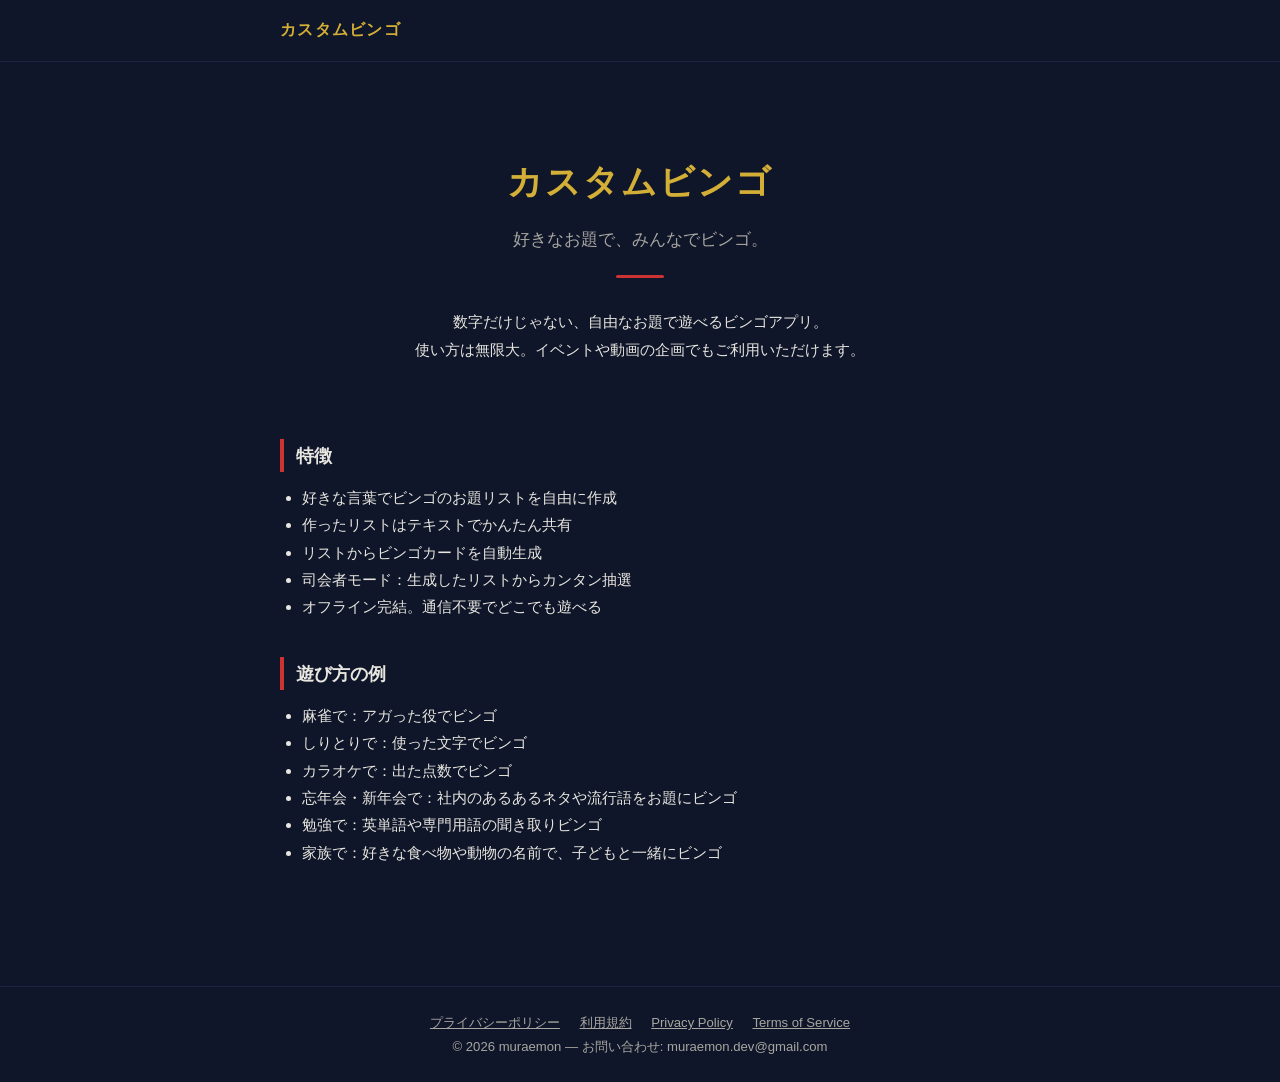
<file: docs/index.html>
<!DOCTYPE html>
<html lang="ja">
<head>
<meta charset="UTF-8">
<meta name="viewport" content="width=device-width, initial-scale=1.0">
<title>カスタムビンゴ - Custom Bingo</title>
<meta name="description" content="好きなお題でビンゴ大会ができるオフライン完結のビンゴアプリ。リスト作成・カード生成・抽選演出をこれひとつで。">
<link rel="stylesheet" href="style.css">
</head>
<body>
<header class="site-header">
  <div class="container">
    <a class="brand" href="./">カスタムビンゴ</a>
  </div>
</header>

<div class="container">
  <div class="hero">
    <h1>カスタムビンゴ</h1>
    <p class="tagline">好きなお題で、みんなでビンゴ。</p>
    <span class="accent"></span>
    <p>数字だけじゃない、自由なお題で遊べるビンゴアプリ。<br>
    使い方は無限大。イベントや動画の企画でもご利用いただけます。</p>
  </div>

  <h2>特徴</h2>
  <ul>
    <li>好きな言葉でビンゴのお題リストを自由に作成</li>
    <li>作ったリストはテキストでかんたん共有</li>
    <li>リストからビンゴカードを自動生成</li>
    <li>司会者モード：生成したリストからカンタン抽選</li>
    <li>オフライン完結。通信不要でどこでも遊べる</li>
  </ul>

  <h2>遊び方の例</h2>
  <ul>
    <li>麻雀で：アガった役でビンゴ</li>
    <li>しりとりで：使った文字でビンゴ</li>
    <li>カラオケで：出た点数でビンゴ</li>
    <li>忘年会・新年会で：社内のあるあるネタや流行語をお題にビンゴ</li>
    <li>勉強で：英単語や専門用語の聞き取りビンゴ</li>
    <li>家族で：好きな食べ物や動物の名前で、子どもと一緒にビンゴ</li>
  </ul>
</div>

<footer class="site-footer">
  <div>
    <a href="privacy.html">プライバシーポリシー</a>
    <a href="terms.html">利用規約</a>
    <a href="en/privacy.html">Privacy Policy</a>
    <a href="en/terms.html">Terms of Service</a>
  </div>
  <div>&copy; 2026 muraemon — お問い合わせ: muraemon.dev@gmail.com</div>
</footer>
</body>
</html>
</file>
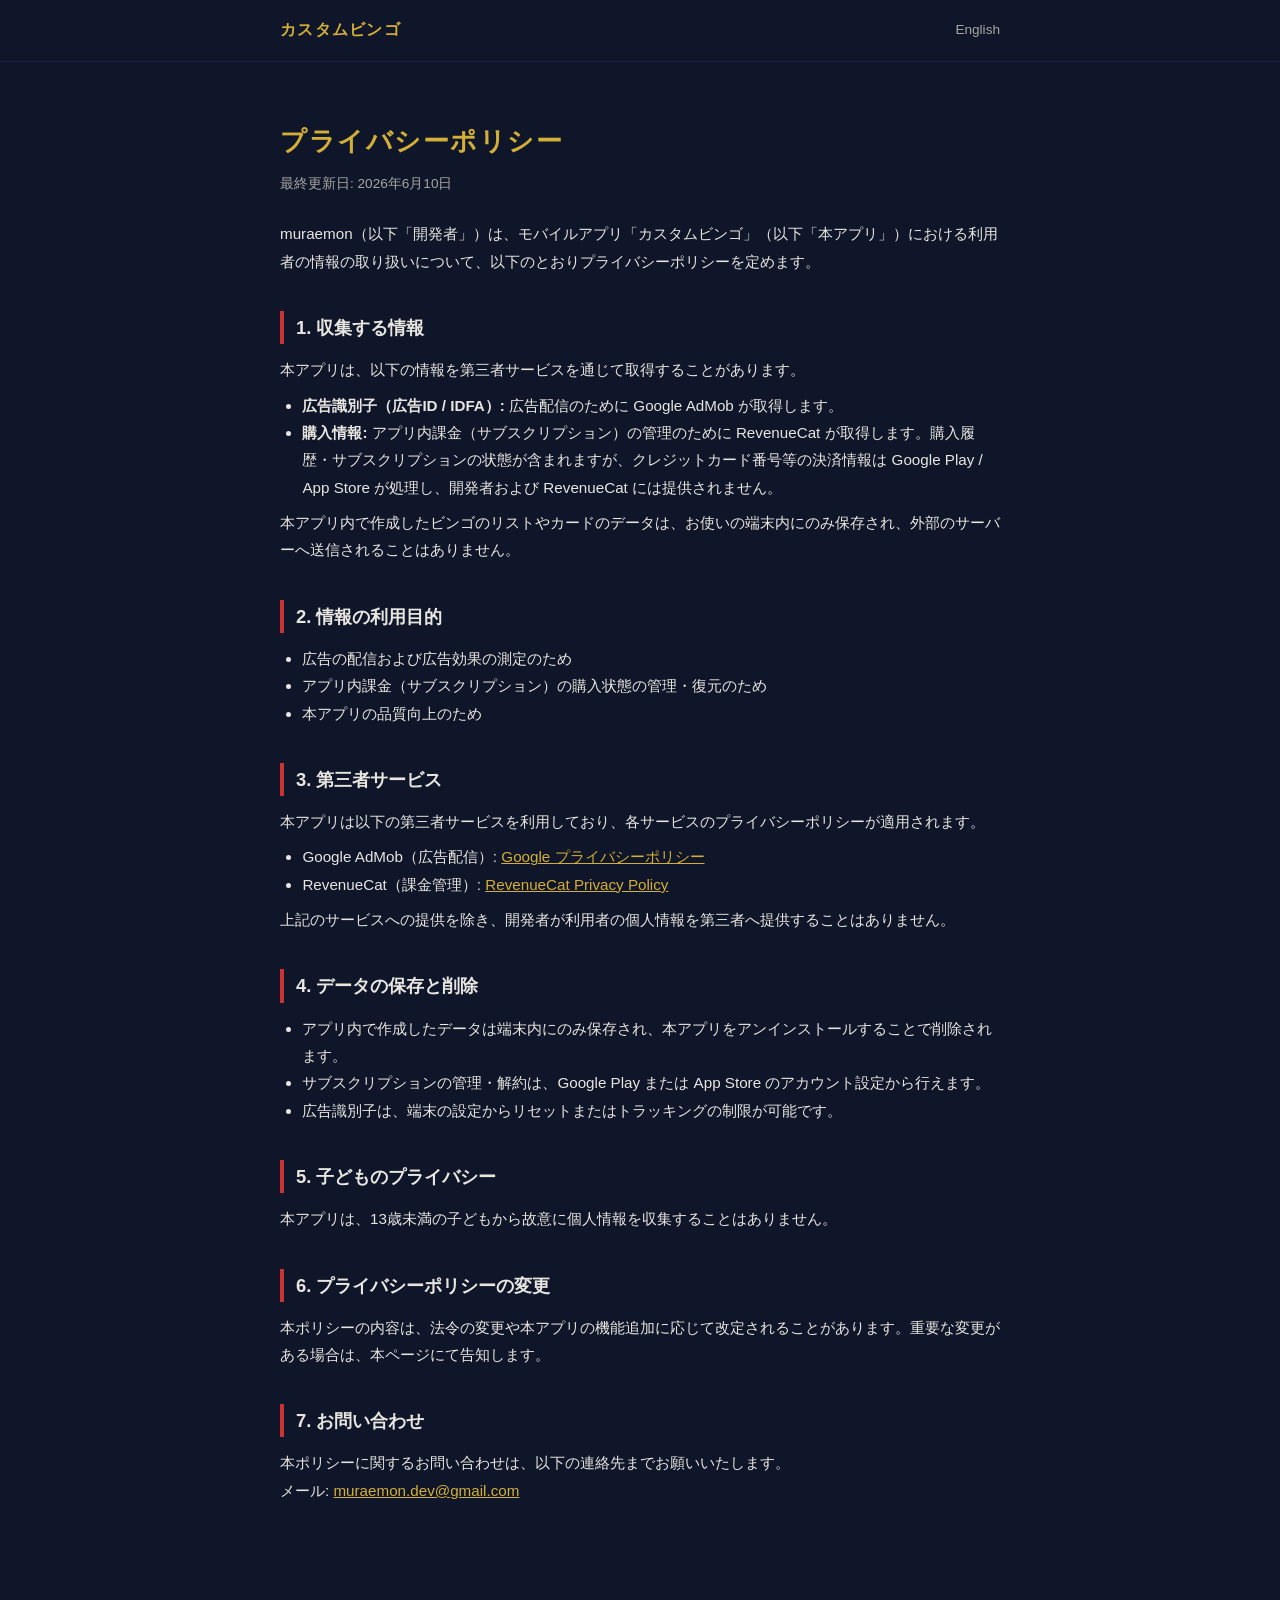
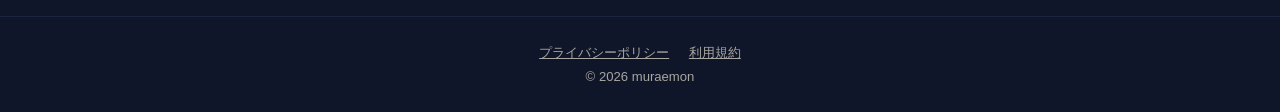
<file: docs/privacy.html>
<!DOCTYPE html>
<html lang="ja">
<head>
<meta charset="UTF-8">
<meta name="viewport" content="width=device-width, initial-scale=1.0">
<title>プライバシーポリシー - カスタムビンゴ</title>
<link rel="stylesheet" href="style.css">
</head>
<body>
<header class="site-header">
  <div class="container">
    <a class="brand" href="./">カスタムビンゴ</a>
    <a class="lang-switch" href="en/privacy.html">English</a>
  </div>
</header>

<div class="container">
  <h1>プライバシーポリシー</h1>
  <p class="updated">最終更新日: 2026年6月10日</p>

  <p>muraemon（以下「開発者」）は、モバイルアプリ「カスタムビンゴ」（以下「本アプリ」）における利用者の情報の取り扱いについて、以下のとおりプライバシーポリシーを定めます。</p>

  <h2>1. 収集する情報</h2>
  <p>本アプリは、以下の情報を第三者サービスを通じて取得することがあります。</p>
  <ul>
    <li><strong>広告識別子（広告ID / IDFA）:</strong> 広告配信のために Google AdMob が取得します。</li>
    <li><strong>購入情報:</strong> アプリ内課金（サブスクリプション）の管理のために RevenueCat が取得します。購入履歴・サブスクリプションの状態が含まれますが、クレジットカード番号等の決済情報は Google Play / App Store が処理し、開発者および RevenueCat には提供されません。</li>
  </ul>
  <p>本アプリ内で作成したビンゴのリストやカードのデータは、お使いの端末内にのみ保存され、外部のサーバーへ送信されることはありません。</p>

  <h2>2. 情報の利用目的</h2>
  <ul>
    <li>広告の配信および広告効果の測定のため</li>
    <li>アプリ内課金（サブスクリプション）の購入状態の管理・復元のため</li>
    <li>本アプリの品質向上のため</li>
  </ul>

  <h2>3. 第三者サービス</h2>
  <p>本アプリは以下の第三者サービスを利用しており、各サービスのプライバシーポリシーが適用されます。</p>
  <ul>
    <li>Google AdMob（広告配信）: <a href="https://policies.google.com/privacy" target="_blank" rel="noopener">Google プライバシーポリシー</a></li>
    <li>RevenueCat（課金管理）: <a href="https://www.revenuecat.com/privacy" target="_blank" rel="noopener">RevenueCat Privacy Policy</a></li>
  </ul>
  <p>上記のサービスへの提供を除き、開発者が利用者の個人情報を第三者へ提供することはありません。</p>

  <h2>4. データの保存と削除</h2>
  <ul>
    <li>アプリ内で作成したデータは端末内にのみ保存され、本アプリをアンインストールすることで削除されます。</li>
    <li>サブスクリプションの管理・解約は、Google Play または App Store のアカウント設定から行えます。</li>
    <li>広告識別子は、端末の設定からリセットまたはトラッキングの制限が可能です。</li>
  </ul>

  <h2>5. 子どものプライバシー</h2>
  <p>本アプリは、13歳未満の子どもから故意に個人情報を収集することはありません。</p>

  <h2>6. プライバシーポリシーの変更</h2>
  <p>本ポリシーの内容は、法令の変更や本アプリの機能追加に応じて改定されることがあります。重要な変更がある場合は、本ページにて告知します。</p>

  <h2>7. お問い合わせ</h2>
  <p>本ポリシーに関するお問い合わせは、以下の連絡先までお願いいたします。</p>
  <p>メール: <a href="mailto:muraemon.dev@gmail.com">muraemon.dev@gmail.com</a></p>
</div>

<footer class="site-footer">
  <div>
    <a href="privacy.html">プライバシーポリシー</a>
    <a href="terms.html">利用規約</a>
  </div>
  <div>&copy; 2026 muraemon</div>
</footer>
</body>
</html>
</file>
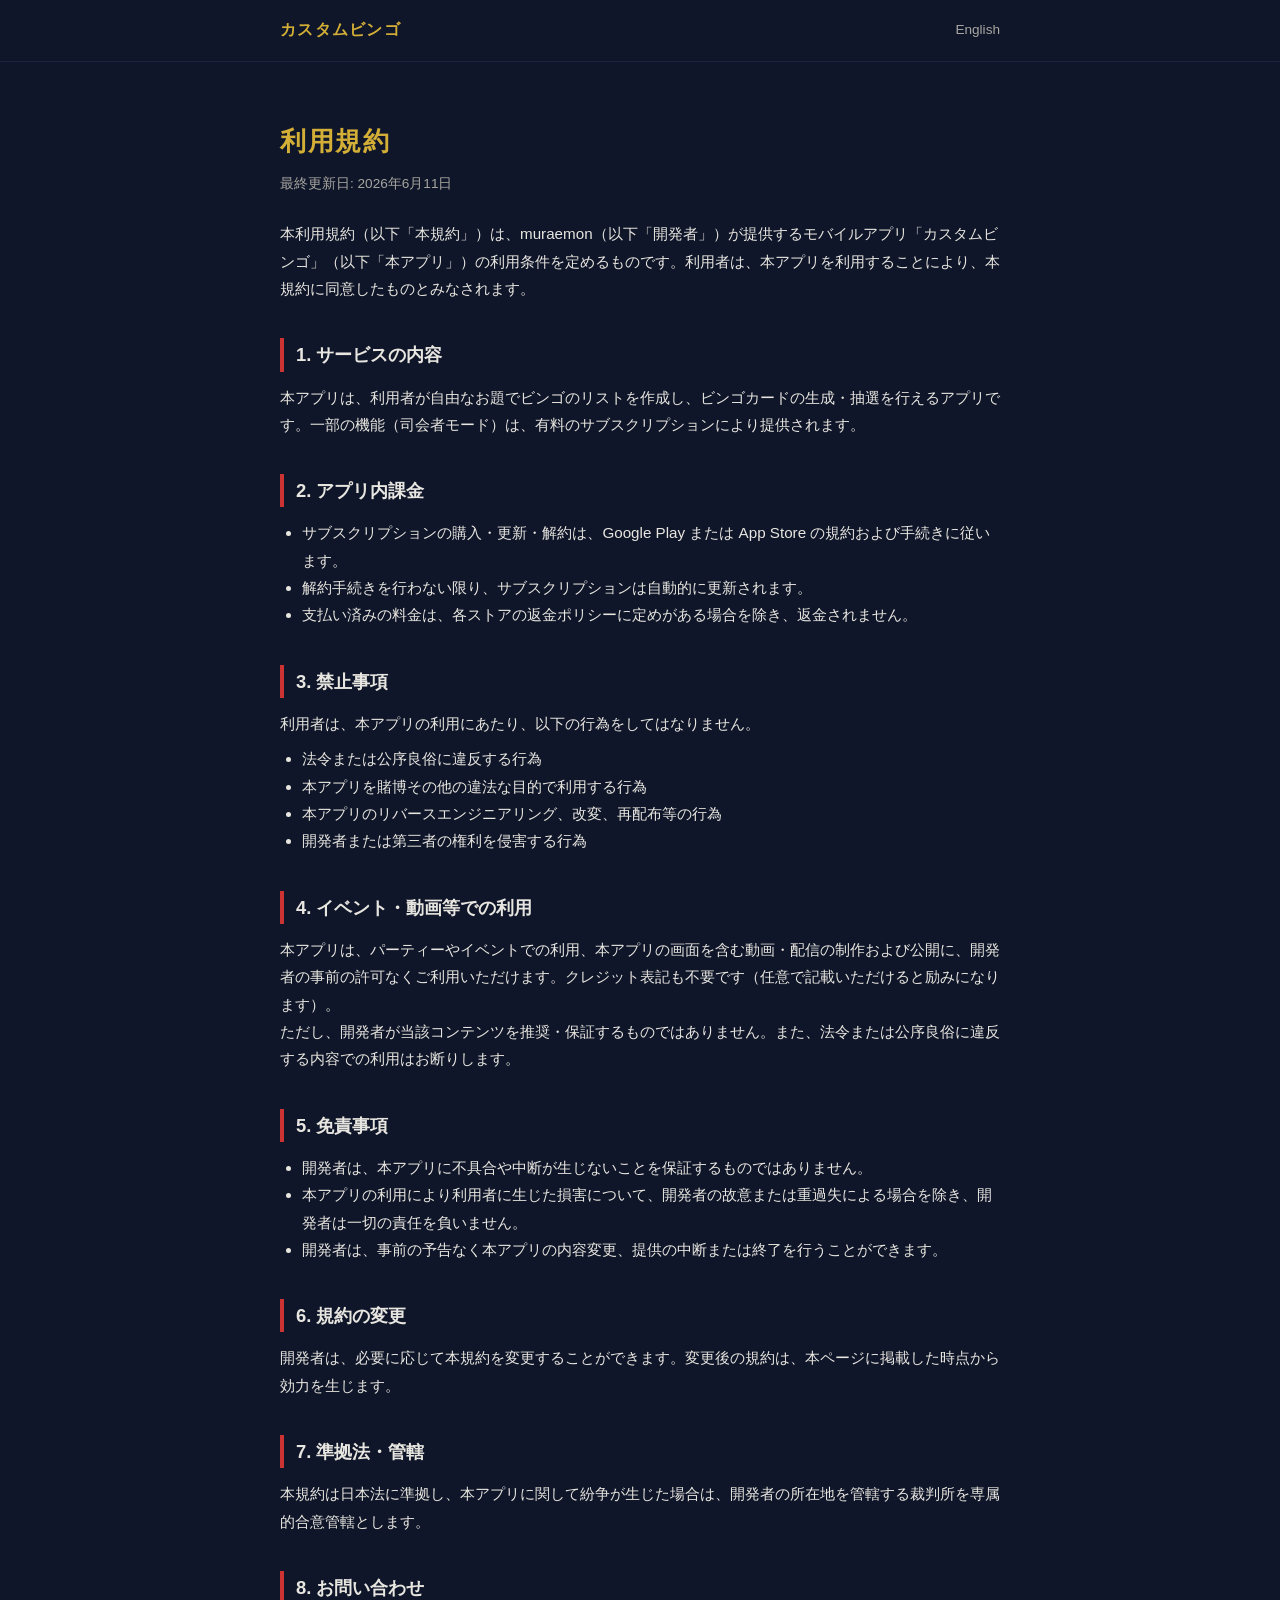
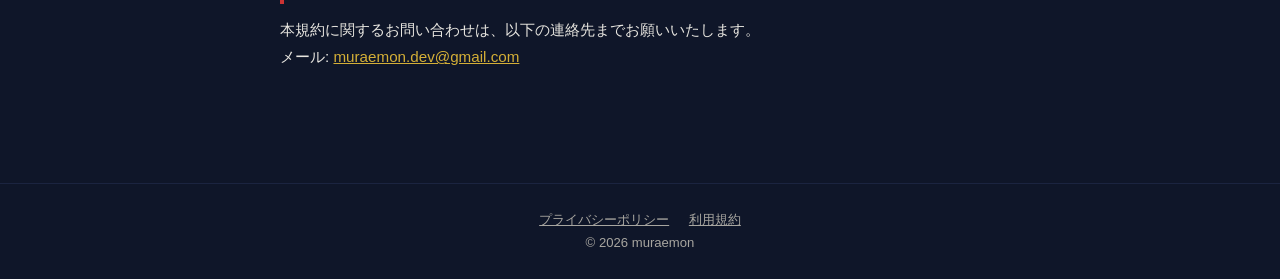
<file: docs/terms.html>
<!DOCTYPE html>
<html lang="ja">
<head>
<meta charset="UTF-8">
<meta name="viewport" content="width=device-width, initial-scale=1.0">
<title>利用規約 - カスタムビンゴ</title>
<link rel="stylesheet" href="style.css">
</head>
<body>
<header class="site-header">
  <div class="container">
    <a class="brand" href="./">カスタムビンゴ</a>
    <a class="lang-switch" href="en/terms.html">English</a>
  </div>
</header>

<div class="container">
  <h1>利用規約</h1>
  <p class="updated">最終更新日: 2026年6月11日</p>

  <p>本利用規約（以下「本規約」）は、muraemon（以下「開発者」）が提供するモバイルアプリ「カスタムビンゴ」（以下「本アプリ」）の利用条件を定めるものです。利用者は、本アプリを利用することにより、本規約に同意したものとみなされます。</p>

  <h2>1. サービスの内容</h2>
  <p>本アプリは、利用者が自由なお題でビンゴのリストを作成し、ビンゴカードの生成・抽選を行えるアプリです。一部の機能（司会者モード）は、有料のサブスクリプションにより提供されます。</p>

  <h2>2. アプリ内課金</h2>
  <ul>
    <li>サブスクリプションの購入・更新・解約は、Google Play または App Store の規約および手続きに従います。</li>
    <li>解約手続きを行わない限り、サブスクリプションは自動的に更新されます。</li>
    <li>支払い済みの料金は、各ストアの返金ポリシーに定めがある場合を除き、返金されません。</li>
  </ul>

  <h2>3. 禁止事項</h2>
  <p>利用者は、本アプリの利用にあたり、以下の行為をしてはなりません。</p>
  <ul>
    <li>法令または公序良俗に違反する行為</li>
    <li>本アプリを賭博その他の違法な目的で利用する行為</li>
    <li>本アプリのリバースエンジニアリング、改変、再配布等の行為</li>
    <li>開発者または第三者の権利を侵害する行為</li>
  </ul>

  <h2>4. イベント・動画等での利用</h2>
  <p>本アプリは、パーティーやイベントでの利用、本アプリの画面を含む動画・配信の制作および公開に、開発者の事前の許可なくご利用いただけます。クレジット表記も不要です（任意で記載いただけると励みになります）。</p>
  <p>ただし、開発者が当該コンテンツを推奨・保証するものではありません。また、法令または公序良俗に違反する内容での利用はお断りします。</p>

  <h2>5. 免責事項</h2>
  <ul>
    <li>開発者は、本アプリに不具合や中断が生じないことを保証するものではありません。</li>
    <li>本アプリの利用により利用者に生じた損害について、開発者の故意または重過失による場合を除き、開発者は一切の責任を負いません。</li>
    <li>開発者は、事前の予告なく本アプリの内容変更、提供の中断または終了を行うことができます。</li>
  </ul>

  <h2>6. 規約の変更</h2>
  <p>開発者は、必要に応じて本規約を変更することができます。変更後の規約は、本ページに掲載した時点から効力を生じます。</p>

  <h2>7. 準拠法・管轄</h2>
  <p>本規約は日本法に準拠し、本アプリに関して紛争が生じた場合は、開発者の所在地を管轄する裁判所を専属的合意管轄とします。</p>

  <h2>8. お問い合わせ</h2>
  <p>本規約に関するお問い合わせは、以下の連絡先までお願いいたします。</p>
  <p>メール: <a href="mailto:muraemon.dev@gmail.com">muraemon.dev@gmail.com</a></p>
</div>

<footer class="site-footer">
  <div>
    <a href="privacy.html">プライバシーポリシー</a>
    <a href="terms.html">利用規約</a>
  </div>
  <div>&copy; 2026 muraemon</div>
</footer>
</body>
</html>
</file>
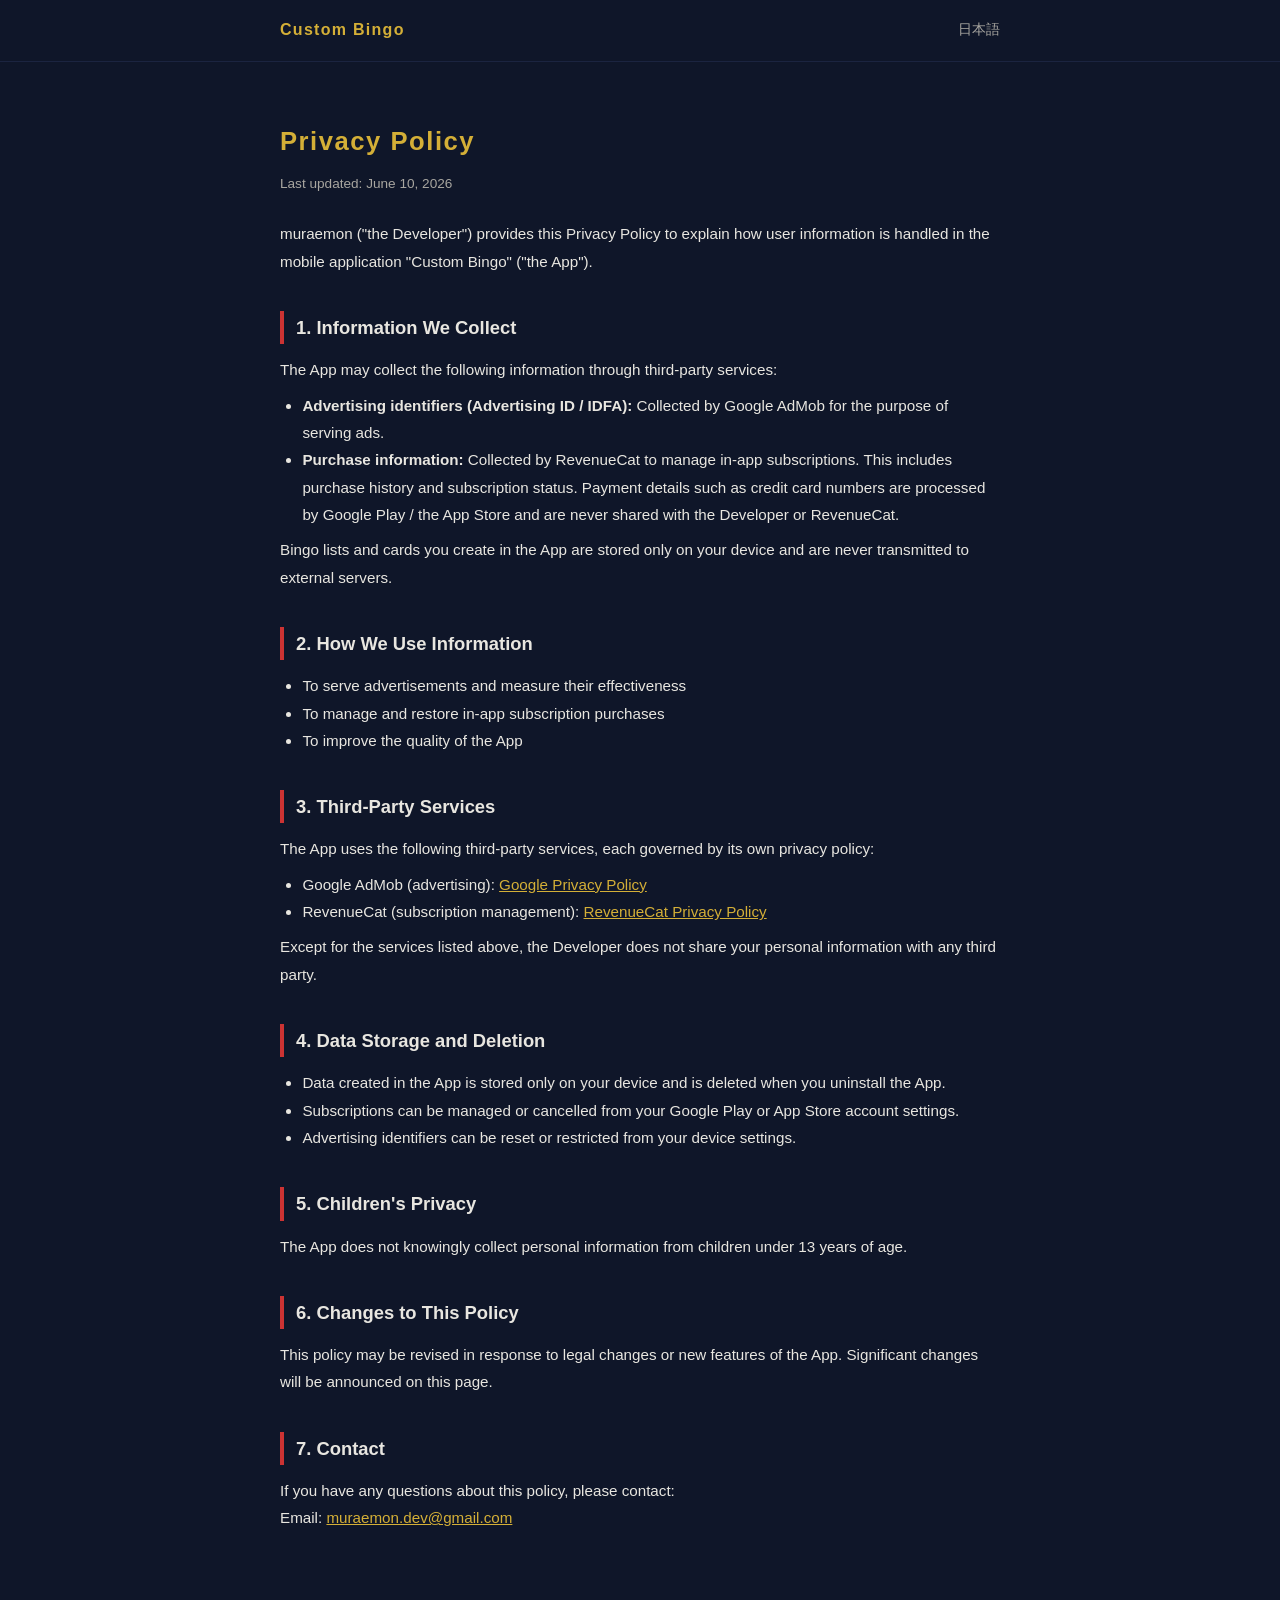
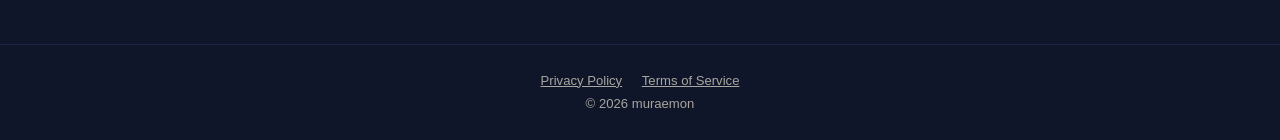
<file: docs/en/privacy.html>
<!DOCTYPE html>
<html lang="en">
<head>
<meta charset="UTF-8">
<meta name="viewport" content="width=device-width, initial-scale=1.0">
<title>Privacy Policy - Custom Bingo</title>
<link rel="stylesheet" href="../style.css">
</head>
<body>
<header class="site-header">
  <div class="container">
    <a class="brand" href="../">Custom Bingo</a>
    <a class="lang-switch" href="../privacy.html">日本語</a>
  </div>
</header>

<div class="container">
  <h1>Privacy Policy</h1>
  <p class="updated">Last updated: June 10, 2026</p>

  <p>muraemon ("the Developer") provides this Privacy Policy to explain how user information is handled in the mobile application "Custom Bingo" ("the App").</p>

  <h2>1. Information We Collect</h2>
  <p>The App may collect the following information through third-party services:</p>
  <ul>
    <li><strong>Advertising identifiers (Advertising ID / IDFA):</strong> Collected by Google AdMob for the purpose of serving ads.</li>
    <li><strong>Purchase information:</strong> Collected by RevenueCat to manage in-app subscriptions. This includes purchase history and subscription status. Payment details such as credit card numbers are processed by Google Play / the App Store and are never shared with the Developer or RevenueCat.</li>
  </ul>
  <p>Bingo lists and cards you create in the App are stored only on your device and are never transmitted to external servers.</p>

  <h2>2. How We Use Information</h2>
  <ul>
    <li>To serve advertisements and measure their effectiveness</li>
    <li>To manage and restore in-app subscription purchases</li>
    <li>To improve the quality of the App</li>
  </ul>

  <h2>3. Third-Party Services</h2>
  <p>The App uses the following third-party services, each governed by its own privacy policy:</p>
  <ul>
    <li>Google AdMob (advertising): <a href="https://policies.google.com/privacy" target="_blank" rel="noopener">Google Privacy Policy</a></li>
    <li>RevenueCat (subscription management): <a href="https://www.revenuecat.com/privacy" target="_blank" rel="noopener">RevenueCat Privacy Policy</a></li>
  </ul>
  <p>Except for the services listed above, the Developer does not share your personal information with any third party.</p>

  <h2>4. Data Storage and Deletion</h2>
  <ul>
    <li>Data created in the App is stored only on your device and is deleted when you uninstall the App.</li>
    <li>Subscriptions can be managed or cancelled from your Google Play or App Store account settings.</li>
    <li>Advertising identifiers can be reset or restricted from your device settings.</li>
  </ul>

  <h2>5. Children's Privacy</h2>
  <p>The App does not knowingly collect personal information from children under 13 years of age.</p>

  <h2>6. Changes to This Policy</h2>
  <p>This policy may be revised in response to legal changes or new features of the App. Significant changes will be announced on this page.</p>

  <h2>7. Contact</h2>
  <p>If you have any questions about this policy, please contact:</p>
  <p>Email: <a href="mailto:muraemon.dev@gmail.com">muraemon.dev@gmail.com</a></p>
</div>

<footer class="site-footer">
  <div>
    <a href="privacy.html">Privacy Policy</a>
    <a href="terms.html">Terms of Service</a>
  </div>
  <div>&copy; 2026 muraemon</div>
</footer>
</body>
</html>
</file>
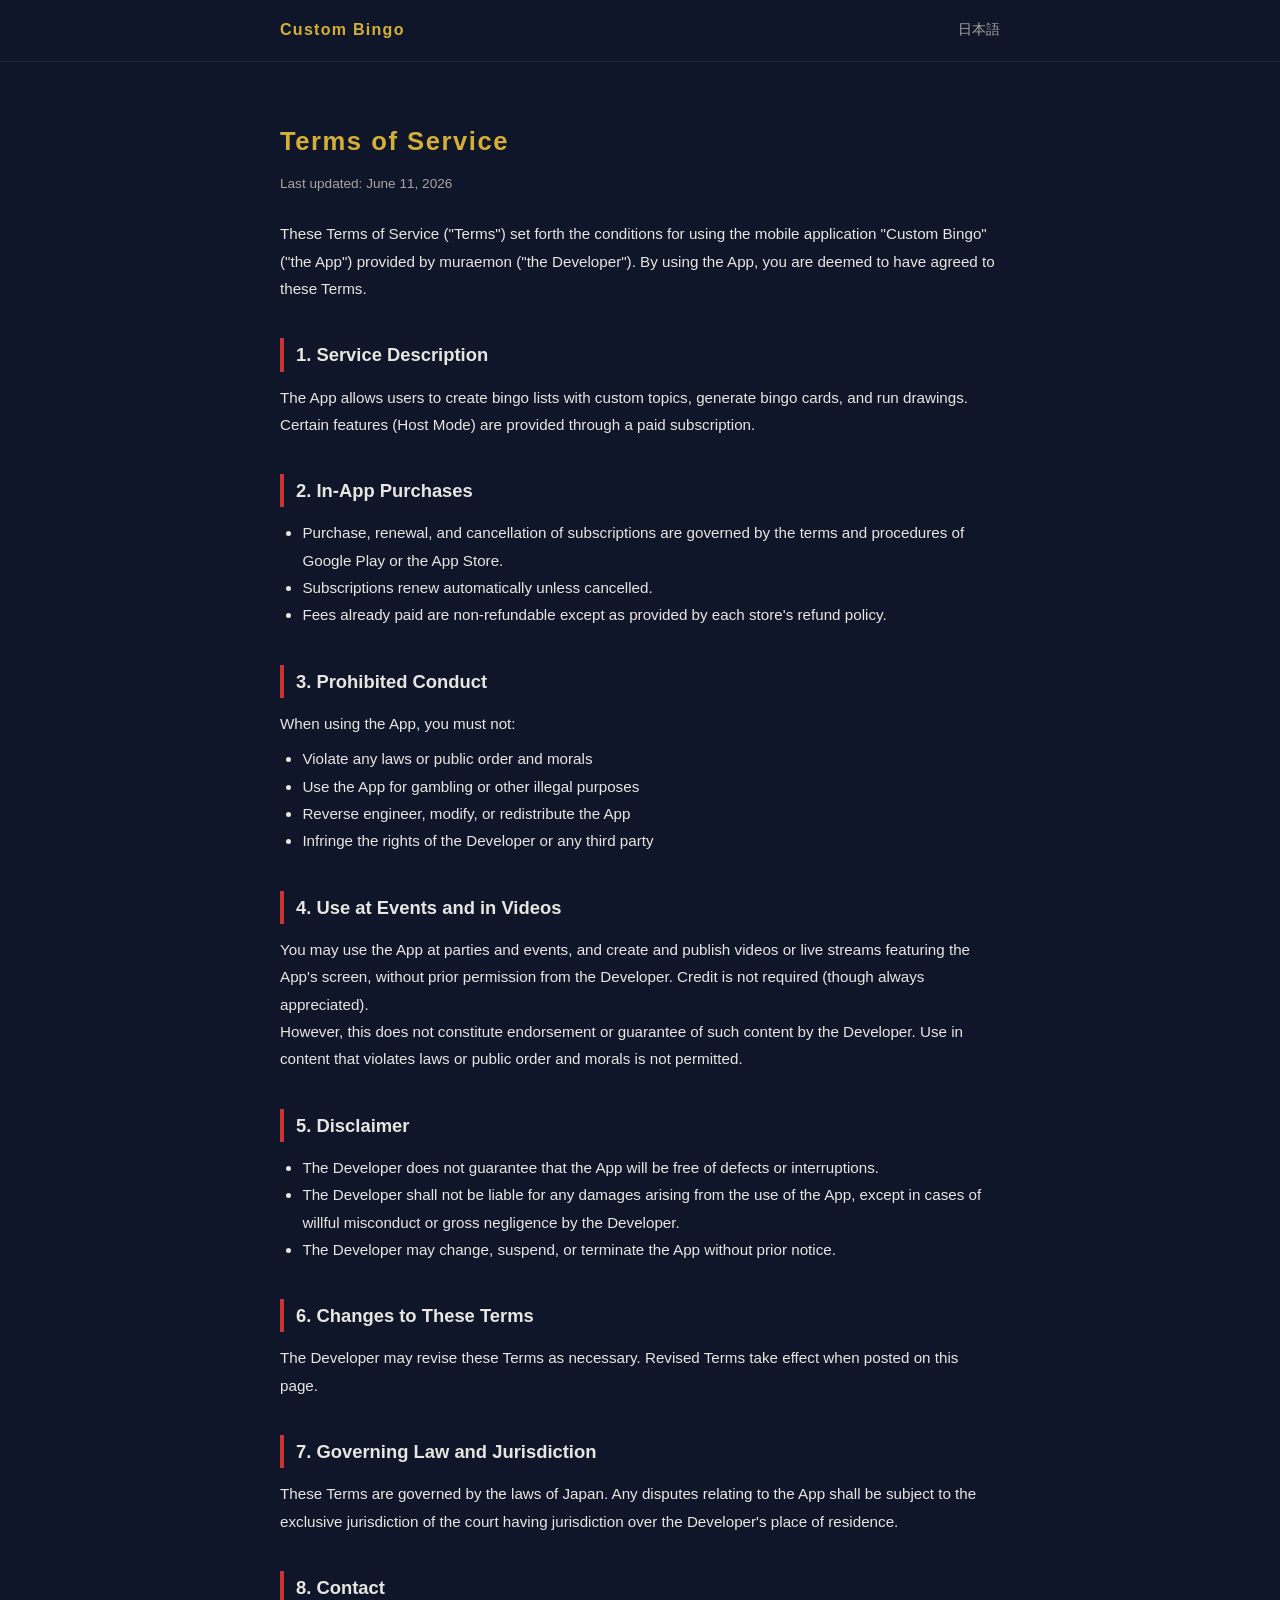
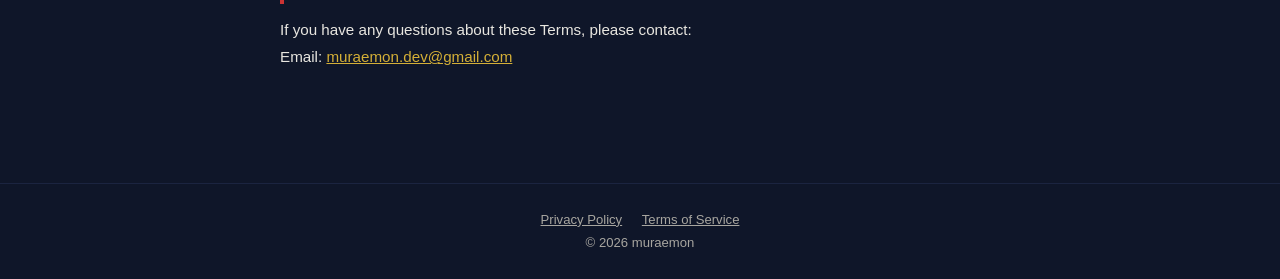
<file: docs/en/terms.html>
<!DOCTYPE html>
<html lang="en">
<head>
<meta charset="UTF-8">
<meta name="viewport" content="width=device-width, initial-scale=1.0">
<title>Terms of Service - Custom Bingo</title>
<link rel="stylesheet" href="../style.css">
</head>
<body>
<header class="site-header">
  <div class="container">
    <a class="brand" href="../">Custom Bingo</a>
    <a class="lang-switch" href="../terms.html">日本語</a>
  </div>
</header>

<div class="container">
  <h1>Terms of Service</h1>
  <p class="updated">Last updated: June 11, 2026</p>

  <p>These Terms of Service ("Terms") set forth the conditions for using the mobile application "Custom Bingo" ("the App") provided by muraemon ("the Developer"). By using the App, you are deemed to have agreed to these Terms.</p>

  <h2>1. Service Description</h2>
  <p>The App allows users to create bingo lists with custom topics, generate bingo cards, and run drawings. Certain features (Host Mode) are provided through a paid subscription.</p>

  <h2>2. In-App Purchases</h2>
  <ul>
    <li>Purchase, renewal, and cancellation of subscriptions are governed by the terms and procedures of Google Play or the App Store.</li>
    <li>Subscriptions renew automatically unless cancelled.</li>
    <li>Fees already paid are non-refundable except as provided by each store's refund policy.</li>
  </ul>

  <h2>3. Prohibited Conduct</h2>
  <p>When using the App, you must not:</p>
  <ul>
    <li>Violate any laws or public order and morals</li>
    <li>Use the App for gambling or other illegal purposes</li>
    <li>Reverse engineer, modify, or redistribute the App</li>
    <li>Infringe the rights of the Developer or any third party</li>
  </ul>

  <h2>4. Use at Events and in Videos</h2>
  <p>You may use the App at parties and events, and create and publish videos or live streams featuring the App's screen, without prior permission from the Developer. Credit is not required (though always appreciated).</p>
  <p>However, this does not constitute endorsement or guarantee of such content by the Developer. Use in content that violates laws or public order and morals is not permitted.</p>

  <h2>5. Disclaimer</h2>
  <ul>
    <li>The Developer does not guarantee that the App will be free of defects or interruptions.</li>
    <li>The Developer shall not be liable for any damages arising from the use of the App, except in cases of willful misconduct or gross negligence by the Developer.</li>
    <li>The Developer may change, suspend, or terminate the App without prior notice.</li>
  </ul>

  <h2>6. Changes to These Terms</h2>
  <p>The Developer may revise these Terms as necessary. Revised Terms take effect when posted on this page.</p>

  <h2>7. Governing Law and Jurisdiction</h2>
  <p>These Terms are governed by the laws of Japan. Any disputes relating to the App shall be subject to the exclusive jurisdiction of the court having jurisdiction over the Developer's place of residence.</p>

  <h2>8. Contact</h2>
  <p>If you have any questions about these Terms, please contact:</p>
  <p>Email: <a href="mailto:muraemon.dev@gmail.com">muraemon.dev@gmail.com</a></p>
</div>

<footer class="site-footer">
  <div>
    <a href="privacy.html">Privacy Policy</a>
    <a href="terms.html">Terms of Service</a>
  </div>
  <div>&copy; 2026 muraemon</div>
</footer>
</body>
</html>
</file>
<file: docs/style.css>
:root {
  --navy: #0F1629;
  --navy-light: #1B2440;
  --red: #CC3333;
  --gold: #D4AF37;
  --text: #E8E6E0;
  --text-dim: #A8A6A0;
}

* {
  margin: 0;
  padding: 0;
  box-sizing: border-box;
}

body {
  background: var(--navy);
  color: var(--text);
  font-family: "Hiragino Sans", "Hiragino Kaku Gothic ProN", "Noto Sans JP", "Yu Gothic", sans-serif;
  line-height: 1.8;
}

.container {
  max-width: 760px;
  margin: 0 auto;
  padding: 24px 20px 64px;
}

header.site-header {
  border-bottom: 1px solid var(--navy-light);
  padding: 16px 0;
}

header.site-header .container {
  padding: 0 20px;
  display: flex;
  justify-content: space-between;
  align-items: center;
}

.brand {
  color: var(--gold);
  font-weight: 700;
  text-decoration: none;
  letter-spacing: 0.08em;
}

.lang-switch {
  color: var(--text-dim);
  font-size: 0.85rem;
  text-decoration: none;
}

.lang-switch:hover {
  color: var(--gold);
}

h1 {
  color: var(--gold);
  font-size: 1.6rem;
  margin: 32px 0 8px;
  letter-spacing: 0.06em;
}

h2 {
  color: var(--text);
  font-size: 1.15rem;
  margin: 36px 0 12px;
  padding-left: 12px;
  border-left: 4px solid var(--red);
}

p, li {
  color: var(--text);
  font-size: 0.95rem;
}

ul {
  padding-left: 1.4em;
  margin: 8px 0;
}

a {
  color: var(--gold);
}

.updated {
  color: var(--text-dim);
  font-size: 0.85rem;
  margin-bottom: 24px;
}

/* Landing page */
.hero {
  text-align: center;
  padding: 64px 0 40px;
}

.hero h1 {
  font-size: 2.2rem;
  margin: 0 0 12px;
}

.hero .tagline {
  color: var(--text-dim);
  font-size: 1.05rem;
}

.hero .accent {
  display: inline-block;
  width: 48px;
  height: 3px;
  background: var(--red);
  margin: 20px auto;
  border-radius: 2px;
}

.features {
  display: grid;
  grid-template-columns: repeat(auto-fit, minmax(220px, 1fr));
  gap: 16px;
  margin: 32px 0;
}

.feature {
  background: var(--navy-light);
  border-radius: 12px;
  padding: 20px;
}

.feature h3 {
  color: var(--gold);
  font-size: 1rem;
  margin-bottom: 8px;
}

.feature p {
  color: var(--text-dim);
  font-size: 0.88rem;
}

footer.site-footer {
  border-top: 1px solid var(--navy-light);
  margin-top: 48px;
  padding: 24px 0;
  text-align: center;
  color: var(--text-dim);
  font-size: 0.82rem;
}

footer.site-footer a {
  color: var(--text-dim);
  margin: 0 8px;
}

footer.site-footer a:hover {
  color: var(--gold);
}
</file>
